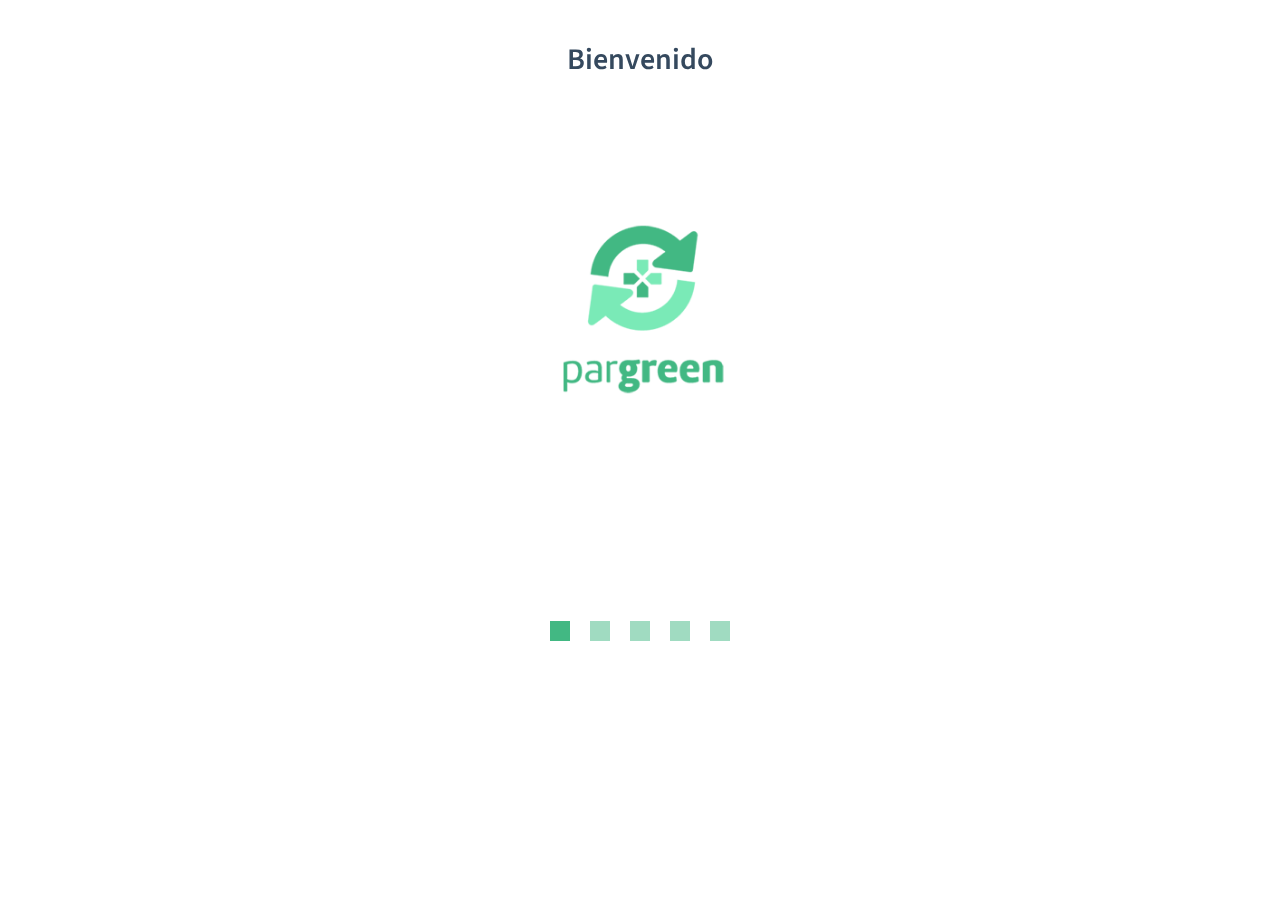
<file: index.html>
<!doctype html>
<html lang="en">
  <head>

    <!-- Global site tag (gtag.js) - Google Analytics -->
      <script async src="https://www.googletagmanager.com/gtag/js?id=UA-179149157-2"></script>
      <script>
        window.dataLayer = window.dataLayer || [];
        function gtag(){dataLayer.push(arguments);}
        gtag('js', new Date());

        gtag('config', 'UA-179149157-2');
      </script>

    <!-- Required meta tags -->
    <meta charset="utf-8">
    <meta name="viewport" content="width=device-width, initial-scale=1, shrink-to-fit=no">

    <!-- Bootstrap CSS -->
    <link rel="stylesheet" href="https://stackpath.bootstrapcdn.com/bootstrap/4.5.2/css/bootstrap.min.css" integrity="sha384-JcKb8q3iqJ61gNV9KGb8thSsNjpSL0n8PARn9HuZOnIxN0hoP+VmmDGMN5t9UJ0Z" crossorigin="anonymous">
    <link rel="stylesheet" href="css/style.css" type=""/>

    <title>Moneda Par Green</title>
  </head>
  <body>

    <div class="container mb-3">

      <main>
    <div id="demo" class="carousel slide mb-3" data-ride="carousel">
        <ul class="carousel-indicators">
          <li data-target="#demo" data-slide-to="0" class="active"></li>
          <li data-target="#demo" data-slide-to="1"></li>
          <li data-target="#demo" data-slide-to="2"></li>
          <li data-target="#demo" data-slide-to="3"></li>
          <li data-target="#demo" data-slide-to="4"></li>
        </ul>
        <div class="carousel-inner mb-3 center">
          <div class="carousel-item active">
            <img src="images/splash-1.png" alt="Bienvenido a Moneda Par Green" width="375" height="667">
            <div class="carousel-caption">
              <h3>Bienvenido</h3>
              
            </div>   
          </div>
          <div class="carousel-item">
            <img src="images/splash-2.png" alt="Embajadores Par Green" height="667">
            <div class="carousel-caption">
              <h3>¿Cómo empezar?</h3>
              <p>Aceptá misiones, realizá acciones sustentables y recibí moneda Par Green como recompensa.</p>
            </div>   
          </div>
          <div class="carousel-item">
            <img src="images/splash-3.png" alt="Embajadores Par Green" style="text-align: center;" height="667">
            <div class="carousel-caption">
              <h3>¿Qué son los embajadores par?</h3>
              <p>Ellos van a validar tus acciones para que puedas completar las misiones.</p>
            </div>   
          </div>
          <div class="carousel-item">
            <img src="images/splash-4.png" alt="Marketplace Par Green" height="667">
            <div class="carousel-caption">
              <h3>¿Qué es el marketplace?</h3>
              <p>Comprá y vendé productos utilizando tus monedas Par Green </p>
            </div>   
          </div>
          <div class="carousel-item">
            <img src="images/splash-1.png" alt="Ingresar" height="667">
          <form>
            <div class="carousel-caption">
              <a href="login.html" class="button-primary" style="position: absolute; bottom: 70px;">Comenzar</a>
           </div>
         </form>
            </div>   
          </div>
        </div>
        
        <a class="carousel-control-prev" href="#demo" data-slide="prev">
          <span class="carousel-control-prev-icon"></span>
        </a>
        <a class="carousel-control-next" href="#demo" data-slide="next">
          <span class="carousel-control-next-icon"></span>
        </a>

</main>
      </div>







    <!-- Optional JavaScript -->
    <!-- jQuery first, then Popper.js, then Bootstrap JS -->
    <script src="https://code.jquery.com/jquery-3.5.1.slim.min.js" integrity="sha384-DfXdz2htPH0lsSSs5nCTpuj/zy4C+OGpamoFVy38MVBnE+IbbVYUew+OrCXaRkfj" crossorigin="anonymous"></script>
    <script src="https://cdn.jsdelivr.net/npm/popper.js@1.16.1/dist/umd/popper.min.js" integrity="sha384-9/reFTGAW83EW2RDu2S0VKaIzap3H66lZH81PoYlFhbGU+6BZp6G7niu735Sk7lN" crossorigin="anonymous"></script>
    <script src="https://stackpath.bootstrapcdn.com/bootstrap/4.5.2/js/bootstrap.min.js" integrity="sha384-B4gt1jrGC7Jh4AgTPSdUtOBvfO8shuf57BaghqFfPlYxofvL8/KUEfYiJOMMV+rV" crossorigin="anonymous"></script>
  </body>
</html>
</file>
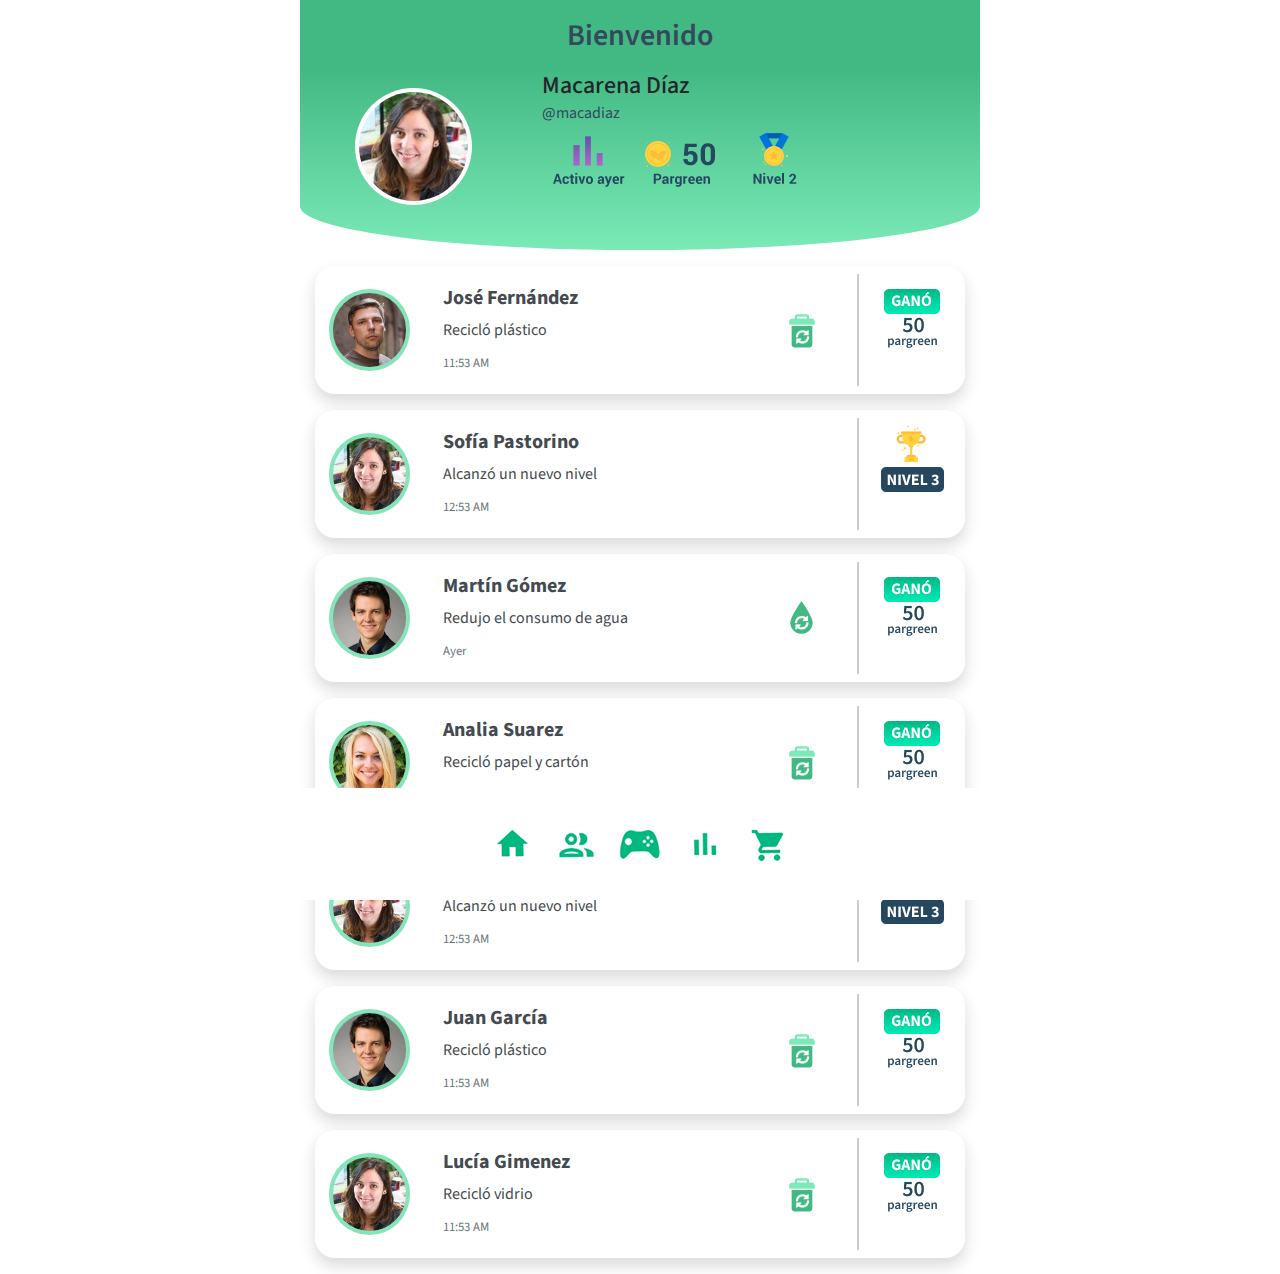
<file: card.html>
<!doctype html>
<html lang="es">
  <head>
    
    <!-- Global site tag (gtag.js) - Google Analytics -->
    <script async src="https://www.googletagmanager.com/gtag/js?id=UA-179149157-2"></script>
    <script>
      window.dataLayer = window.dataLayer || [];
      function gtag(){dataLayer.push(arguments);}
      gtag('js', new Date());
  
      gtag('config', 'UA-179149157-2');
    </script>
    
    <!-- Required meta tags -->
    <meta charset="utf-8">
    <meta name="viewport" content="width=device-width, initial-scale=1, shrink-to-fit=no">

    <!-- Bootstrap CSS -->
    <link rel="stylesheet" href="https://stackpath.bootstrapcdn.com/bootstrap/4.5.2/css/bootstrap.min.css" integrity="sha384-JcKb8q3iqJ61gNV9KGb8thSsNjpSL0n8PARn9HuZOnIxN0hoP+VmmDGMN5t9UJ0Z" crossorigin="anonymous">
    <link rel="stylesheet" href="css/style.css" type=""/>



    <title>Moneda Par</title>
  </head>
  <body>

    <header class="container mb-3">

        <div class="row menu text-center py-3">
          
          <div class="col-sm"></div>

          <div class="col-sm titulo">Bienvenido</div>

          <div class="col-sm"></div>

        </div>

        <div class="row">

          <div class="col-4 align-self-center p-3">
              <img src="images/avatar/63.jpg" class="img-thumbnail mx-auto d-block avatar rounded-circle" alt="Foto de usuario">
          </div>
          <div class="col-8">
            <h4>Macarena Díaz</h4>
            <p>@macadiaz</p>
            <ul class="navbar-nav">
            <li class="nav-item">
              <img src="images/perfil-actividad.png" alt="Actividad">
            </li>
            <li class="nav-item">
              <img src="images/perfil-recompensa.png" alt="Recompensa">
            </li>
            <li class="nav-item">
              <img src="images/perfil-nivel.png" alt="Nivel alcanzado">
            </li>
          </ul>
          </div>

        </div>  

      </header>  


 <div class="container">

      <main>

        <!--Card-->

        <div class="card mb-3 rounded-2 shadow border-0">
          <div class="row no-gutters">
            <div class="col-2 align-self-center">
              <img src="images/avatar/36.jpg" class="img-thumbnail mx-auto d-block avatar rounded-circle" alt="Foto de usuario">
            </div>
            <div class="col-6">
              <div class="card-body">
                <h5 class="card-title font-weight-bold">José Fernández</h5>
                <p class="card-text">Recicló plástico</p>
                <p class="card-text"><small class="text-muted">11:53 AM</small></p>
              </div>
            </div>
            <div class="col-md-2 align-self-center">
              <img src="images/ico-reciclaje.png" class="mx-auto d-block" alt="Reciclaje">
            </div>
            <div class="col-md-2 points my-2 p-2">
              <img src="images/50-pargreen.png" class="mx-auto d-block" alt="Recompensa">
            </div>
          </div>
        </div>

        <!--Card-->


        <!--Card-->

        <div class="card mb-3 rounded-2 shadow border-0">
          <div class="row no-gutters">
            <div class="col-2 align-self-center">
              <img src="images/avatar/63.jpg" class="img-thumbnail mx-auto d-block avatar rounded-circle" alt="Foto de usuario">
            </div>
            <div class="col-8">
              <div class="card-body">
                <h5 class="card-title font-weight-bold">Sofía Pastorino</h5>
                <p class="card-text">Alcanzó un nuevo nivel</p>
                <p class="card-text"><small class="text-muted">12:53 AM</small></p>
              </div>
            </div>
            <div class="col-md-2 points my-2 p-2">
              <img src="images/nivel-33.png" class="mx-auto d-block" alt="Nivel 3">
            </div>
          </div>
        </div>

        <!--Card-->


        <!--Card-->

        <div class="card mb-3 rounded-2 shadow border-0">
          <div class="row no-gutters">
            <div class="col-2 align-self-center">
              <img src="images/avatar/97.jpg" class="img-thumbnail mx-auto d-block avatar rounded-circle" alt="Foto de usuario">
            </div>
            <div class="col-6">
              <div class="card-body">
                <h5 class="card-title font-weight-bold">Martín Gómez</h5>
                <p class="card-text">Redujo el consumo de agua</p>
                <p class="card-text"><small class="text-muted">Ayer</small></p>
              </div>
            </div>
            <div class="col-md-2 align-self-center">
              <img src="images/ico-agua.png" class="mx-auto d-block" alt="Reducir consumo de agua">
            </div>
            <div class="col-md-2 points my-2 p-2">
              <img src="images/50-pargreen.png" class="mx-auto d-block" alt="Recompensa">
            </div>
          </div>
        </div>

        <!--Card-->

        <!--Card-->

        <div class="card mb-3 rounded-2 shadow border-0">
          <div class="row no-gutters">
            <div class="col-2 align-self-center">
              <img src="images/avatar/98.jpeg" class="img-thumbnail mx-auto d-block avatar rounded-circle" alt="Foto de usuario">
            </div>
            <div class="col-6">
              <div class="card-body">
                <h5 class="card-title font-weight-bold">Analia Suarez</h5>
                <p class="card-text">Recicló papel y cartón</p>
                <p class="card-text"><small class="text-muted">11:53 AM</small></p>
              </div>
            </div>
            <div class="col-md-2 align-self-center">
              <img src="images/ico-reciclaje.png" class="mx-auto d-block" alt="Reciclaje">
            </div>
            <div class="col-md-2 points my-2 p-2">
              <img src="images/50-pargreen.png" class="mx-auto d-block" alt="Recompensa">
            </div>
          </div>
        </div>

        <!--Card-->

        <!--Card-->

        <div class="card mb-3 rounded-2 shadow border-0">
          <div class="row no-gutters">
            <div class="col-2 align-self-center">
              <img src="images/avatar/63.jpg" class="img-thumbnail mx-auto d-block avatar rounded-circle" alt="Foto de usuario">
            </div>
            <div class="col-8">
              <div class="card-body">
                <h5 class="card-title font-weight-bold">Josefina García</h5>
                <p class="card-text">Alcanzó un nuevo nivel</p>
                <p class="card-text"><small class="text-muted">12:53 AM</small></p>
              </div>
            </div>
            <div class="col-md-2 points my-2 p-2">
              <img src="images/nivel-33.png" class="mx-auto d-block" alt="Nivel 3">
            </div>
          </div>
        </div>

        <!--Card-->

        <!--Card-->

        <div class="card mb-3 rounded-2 shadow border-0">
          <div class="row no-gutters">
            <div class="col-2 align-self-center">
              <img src="images/avatar/97.jpg" class="img-thumbnail mx-auto d-block avatar rounded-circle" alt="Foto de usuario">
            </div>
            <div class="col-6">
              <div class="card-body">
                <h5 class="card-title font-weight-bold">Juan García</h5>
                <p class="card-text">Recicló plástico</p>
                <p class="card-text"><small class="text-muted">11:53 AM</small></p>
              </div>
            </div>
            <div class="col-md-2 align-self-center">
              <img src="images/ico-reciclaje.png" class="mx-auto d-block" alt="Reciclaje">
            </div>
            <div class="col-md-2 points my-2 p-2">
              <img src="images/50-pargreen.png" class="mx-auto d-block" alt="Recompensa">
            </div>
          </div>
        </div>

        <!--Card-->



        <!--Card-->

        <div class="card mb-3 rounded-2 shadow border-0">
          <div class="row no-gutters">
            <div class="col-2 align-self-center">
              <img src="images/avatar/63.jpg" class="img-thumbnail mx-auto d-block avatar rounded-circle" alt="Foto de usuario">
            </div>
            <div class="col-6">
              <div class="card-body">
                <h5 class="card-title font-weight-bold">Lucía Gimenez</h5>
                <p class="card-text">Recicló vidrio</p>
                <p class="card-text"><small class="text-muted">11:53 AM</small></p>
              </div>
            </div>
            <div class="col-md-2 align-self-center">
              <img src="images/ico-reciclaje.png" class="mx-auto d-block" alt="Reciclaje">
            </div>
            <div class="col-md-2 points my-2 p-2">
              <img src="images/50-pargreen.png" class="mx-auto d-block" alt="Recompensa">
            </div>
          </div>
        </div>

        <!--Card-->
        
      </main>
    
    </div>




<footer class="footer mt-auto py-3 fixed-bottom">
        <nav class="navbar navbar-expand-sm justify-content-center">
          <ul class="navbar-nav">
            <li class="nav-item">
              <a class="nav-link" href="#"><img src="images/menu-home.png" alt="home"></a>
            </li>
            <li class="nav-item">
              <a class="nav-link" href="#"><img src="images/menu-perfil.png" alt="perfil de usuario"></a>
            </li>
            <li class="nav-item">
              <a class="nav-link" href="#"><img src="images/menu-misiones.png" alt="misiones"></a>
            </li>
            <li class="nav-item">
              <a class="nav-link" href="#"><img src="images/menu-metricas.png" alt="ranking"></a>
            </li>
            <li class="nav-item">
              <a class="nav-link" href="#"><img src="images/menu-mercado.png" alt="mercado"></a>
            </li>
          </ul>
        </nav>
    </footer>


    <!-- Optional JavaScript -->
    <!-- jQuery first, then Popper.js, then Bootstrap JS -->
    <script src="https://code.jquery.com/jquery-3.5.1.slim.min.js" integrity="sha384-DfXdz2htPH0lsSSs5nCTpuj/zy4C+OGpamoFVy38MVBnE+IbbVYUew+OrCXaRkfj" crossorigin="anonymous"></script>
    <script src="https://cdn.jsdelivr.net/npm/popper.js@1.16.1/dist/umd/popper.min.js" integrity="sha384-9/reFTGAW83EW2RDu2S0VKaIzap3H66lZH81PoYlFhbGU+6BZp6G7niu735Sk7lN" crossorigin="anonymous"></script>
    <script src="https://stackpath.bootstrapcdn.com/bootstrap/4.5.2/js/bootstrap.min.js" integrity="sha384-B4gt1jrGC7Jh4AgTPSdUtOBvfO8shuf57BaghqFfPlYxofvL8/KUEfYiJOMMV+rV" crossorigin="anonymous"></script>
  </body>
</html>
</file>
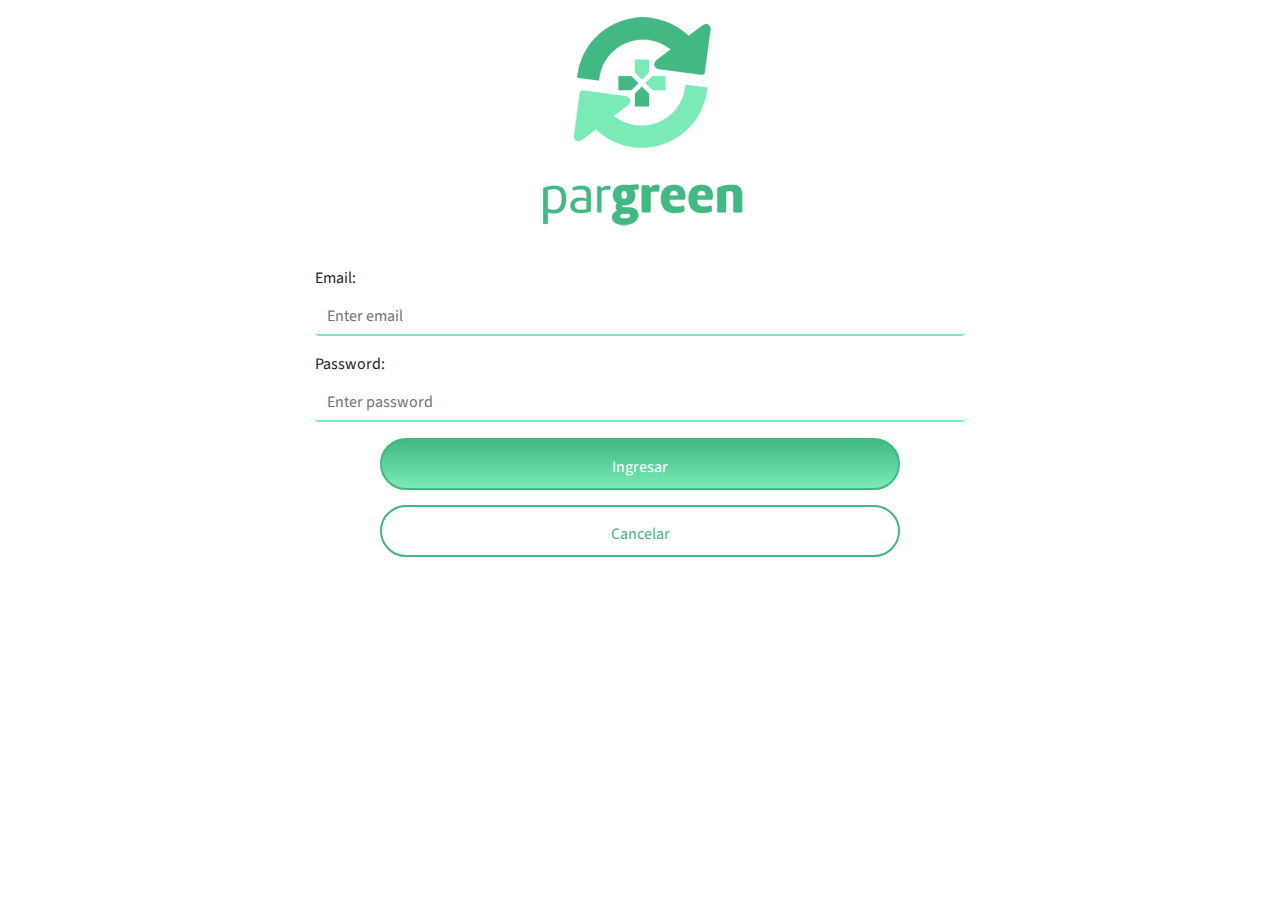
<file: login.html>
<!doctype html>
<html lang="en">
  <head>

    <!-- Global site tag (gtag.js) - Google Analytics -->
    <script async src="https://www.googletagmanager.com/gtag/js?id=UA-179149157-2"></script>
    <script>
      window.dataLayer = window.dataLayer || [];
      function gtag(){dataLayer.push(arguments);}
      gtag('js', new Date());
  
      gtag('config', 'UA-179149157-2');
    </script>

    <!-- Required meta tags -->
    <meta charset="utf-8">
    <meta name="viewport" content="width=device-width, initial-scale=1, shrink-to-fit=no">

    <!-- Bootstrap CSS -->
    <link rel="stylesheet" href="https://stackpath.bootstrapcdn.com/bootstrap/4.5.2/css/bootstrap.min.css" integrity="sha384-JcKb8q3iqJ61gNV9KGb8thSsNjpSL0n8PARn9HuZOnIxN0hoP+VmmDGMN5t9UJ0Z" crossorigin="anonymous">
    <link rel="stylesheet" href="css/style.css" type=""/>

  <title>Moneda Par Green</title>
  </head>
  <body>


    <div class="container center">
        <form action="/action_page.php">
          <div class="form-group" style="text-align: center;">
          <img src="images/logo.png" alt="logo moneda pargreen">
        </div>
          <div class="form-group">
            <label for="email">Email:</label>
            <input type="email" class="form-control" id="email" placeholder="Enter email" name="email">
          </div>
          <div class="form-group">
            <label for="pwd">Password:</label>
            <input type="password" class="form-control" id="pwd" placeholder="Enter password" name="pswd">
          </div>
          <div class="form-group">
            <a href="card.html" class="button-primary">Ingresar</a>
            <a href="" class="button-secondary">Cancelar</a>
          </div>
          
        </form>
      </div>
   

    <!-- Optional JavaScript -->
    <!-- jQuery first, then Popper.js, then Bootstrap JS -->
    <script>
      function abrirURL() {
        document.open.url('card.html');
      }
      </script>
    <script src="https://code.jquery.com/jquery-3.5.1.slim.min.js" integrity="sha384-DfXdz2htPH0lsSSs5nCTpuj/zy4C+OGpamoFVy38MVBnE+IbbVYUew+OrCXaRkfj" crossorigin="anonymous"></script>
    <script src="https://cdn.jsdelivr.net/npm/popper.js@1.16.1/dist/umd/popper.min.js" integrity="sha384-9/reFTGAW83EW2RDu2S0VKaIzap3H66lZH81PoYlFhbGU+6BZp6G7niu735Sk7lN" crossorigin="anonymous"></script>
    <script src="https://stackpath.bootstrapcdn.com/bootstrap/4.5.2/js/bootstrap.min.js" integrity="sha384-B4gt1jrGC7Jh4AgTPSdUtOBvfO8shuf57BaghqFfPlYxofvL8/KUEfYiJOMMV+rV" crossorigin="anonymous"></script>
  </body>
</html>
</file>
<file: css/style.css>
/* Custom page CSS
-------------------------------------------------- */
/* Not required for template or sticky footer method. */


@import url('https://fonts.googleapis.com/css2?family=Source+Sans+Pro:ital,wght@0,200;0,300;0,400;0,600;0,700;0,900;1,200;1,300;1,400;1,600;1,700;1,900&display=swap');

.titulo{
  font-family: Source Sans Pro;
  font-style: normal;
  font-weight: 600;
  font-size: 30px;
  line-height: 40px;
  text-align: center;
  color: #35495E;
}
h3{
  font-family: Source Sans Pro;
  font-style: normal;
  font-weight: 600;
  font-size: 30px;
  line-height: 40px;
  text-align: center;
  color: #35495E;
}

p{
  color: #35495E;
}


a.button-primary {
  width: 80%;
  margin-left: 10%;
  margin-right: 10%;
  margin-bottom:15px;
  text-align: center;
  padding-top:15px;
  padding-bottom:15px;
  display:block;
  color:#ffffff;
  height: 52px;
  background: linear-gradient(180deg, #42B883 0%, #7AEAB7 100%);
  border: 2px solid #42B883;
  border-radius: 30px;
}

a.button-secondary{
  
  text-align: center;
  width: 80%;
  margin-left: 10%;
  margin-right: 10%;
  margin-bottom:15px;
  padding-top:15px;
  padding-bottom:15px;
  display:block;
  height: 52px;
  color:#42B883;
  background: #FFFFFF;
  border-radius: 30px;
  border: 2px solid #42B883;
}
form input[type=email] {
  border-bottom: 2px solid #7AEAB7;
  border-top:0;
  border-left: 0;
  border-right: 0;
}
form input[type=password] {
  border-bottom: 2px solid #7AEAB7;
  border-top:0;
  border-left: 0;
  border-right: 0;
}

/****** SPLASH *********/
.carousel-item {
  position: relative;
  display: none;
  text-align: center;
  width: 100%;
  margin-right: -100%;
  -webkit-backface-visibility: hidden;
  backface-visibility: hidden;
  transition: -webkit-transform .6s ease-in-out;
  transition: transform .6s ease-in-out;
  transition: transform .6s ease-in-out,-webkit-transform .6s ease-in-out;
}

.carousel-caption {
  position: absolute;
  right: 15%;
  top: 20px;
  left: 15%;
  z-index: 10;
  padding-top: 20px;
  padding-bottom: 20px;
  color: #cccccc;
  text-align: center;
}


.carousel-caption button {
  bottom: 20px;
}
.carousel-indicators li {
  box-sizing: content-box;
  -ms-flex: 0 1 auto;
  flex: 0 1 auto;
  width: 20px;
  height: 20px;
  border-radius:10px;
  margin-right: 10px;
  margin-left: 10px;
  text-indent: -999px;
  cursor: pointer;
  background-color: #42B883;
  background-clip: padding-box;
  border-top: 10px solid transparent;
  border-bottom: 10px solid transparent;
  opacity: .5;
  transition: opacity .6s ease;
}

/*******  END SPLASH ********/


/****** FOOTER *********/
.navbar, .navbar-nav {
 display: inline-flex;
}

.navbar-nav {
  display: -ms-flexbox;
  display: flex;
  -ms-flex-direction: row;
  flex-direction: row;
  padding-left: -20px;
  margin-bottom: 0;
  list-style: none;
}

/*******  END NAVBAR ********/

body {font-family: 'Source Sans Pro', sans-serif;}
/*******  CARD - AVATAR ********/
.main {padding-bottom: 112px}
.card {font-family: 'Source Sans Pro', sans-serif;}
.card p, .card-title {margin-bottom: 0.5rem;}
.card-title, .card-text {color: #434a50}
.rounded-2 {border-radius: 20px;}
.avatar {width: 75%; border:2px solid #85e4b8;}
.points {border-left: 2px solid #ccc}
.img-thumbnail {background-color: #85e4b8;border: none;}

header {background: rgb(122,234,183);background: linear-gradient(0deg, rgba(122,234,183,1) 0%, rgba(66,184,131,1) 73%);border-radius: 0 0 100% 100% / 0px 0px 35% 35% ;    height: 250px;}
header .menu {font-size: 1.3rem; color: #fff}
header .avatar {width: 60%; border:2px solid #fff;}
header .img-thumbnail {background-color: #fff;border: none;}
header h4, header p {margin-bottom: 0}


/****** FOOTER *********/

.container {
  width: auto;
  max-width: 680px;
  padding: 0 15px;
}

.footer {
  background-color: #ffffff;
  position: fixed;
  left: 0;
  bottom: 0;
  width: 100%;
  text-align: center;
}

.mt-auto, .my-auto {
  margin-top: auto!important;
}

.pb-3, .py-3 {
  padding-bottom: 1rem!important;
}

.pt-3, .py-3 {
  padding-top: 1rem!important;
}

article, aside, figcaption, figure, footer, header, hgroup, main, nav, section {
  display: block;
}

*, ::after, ::before {
  box-sizing: border-box;
}
/*******  END FOOTER ********/
</file>
